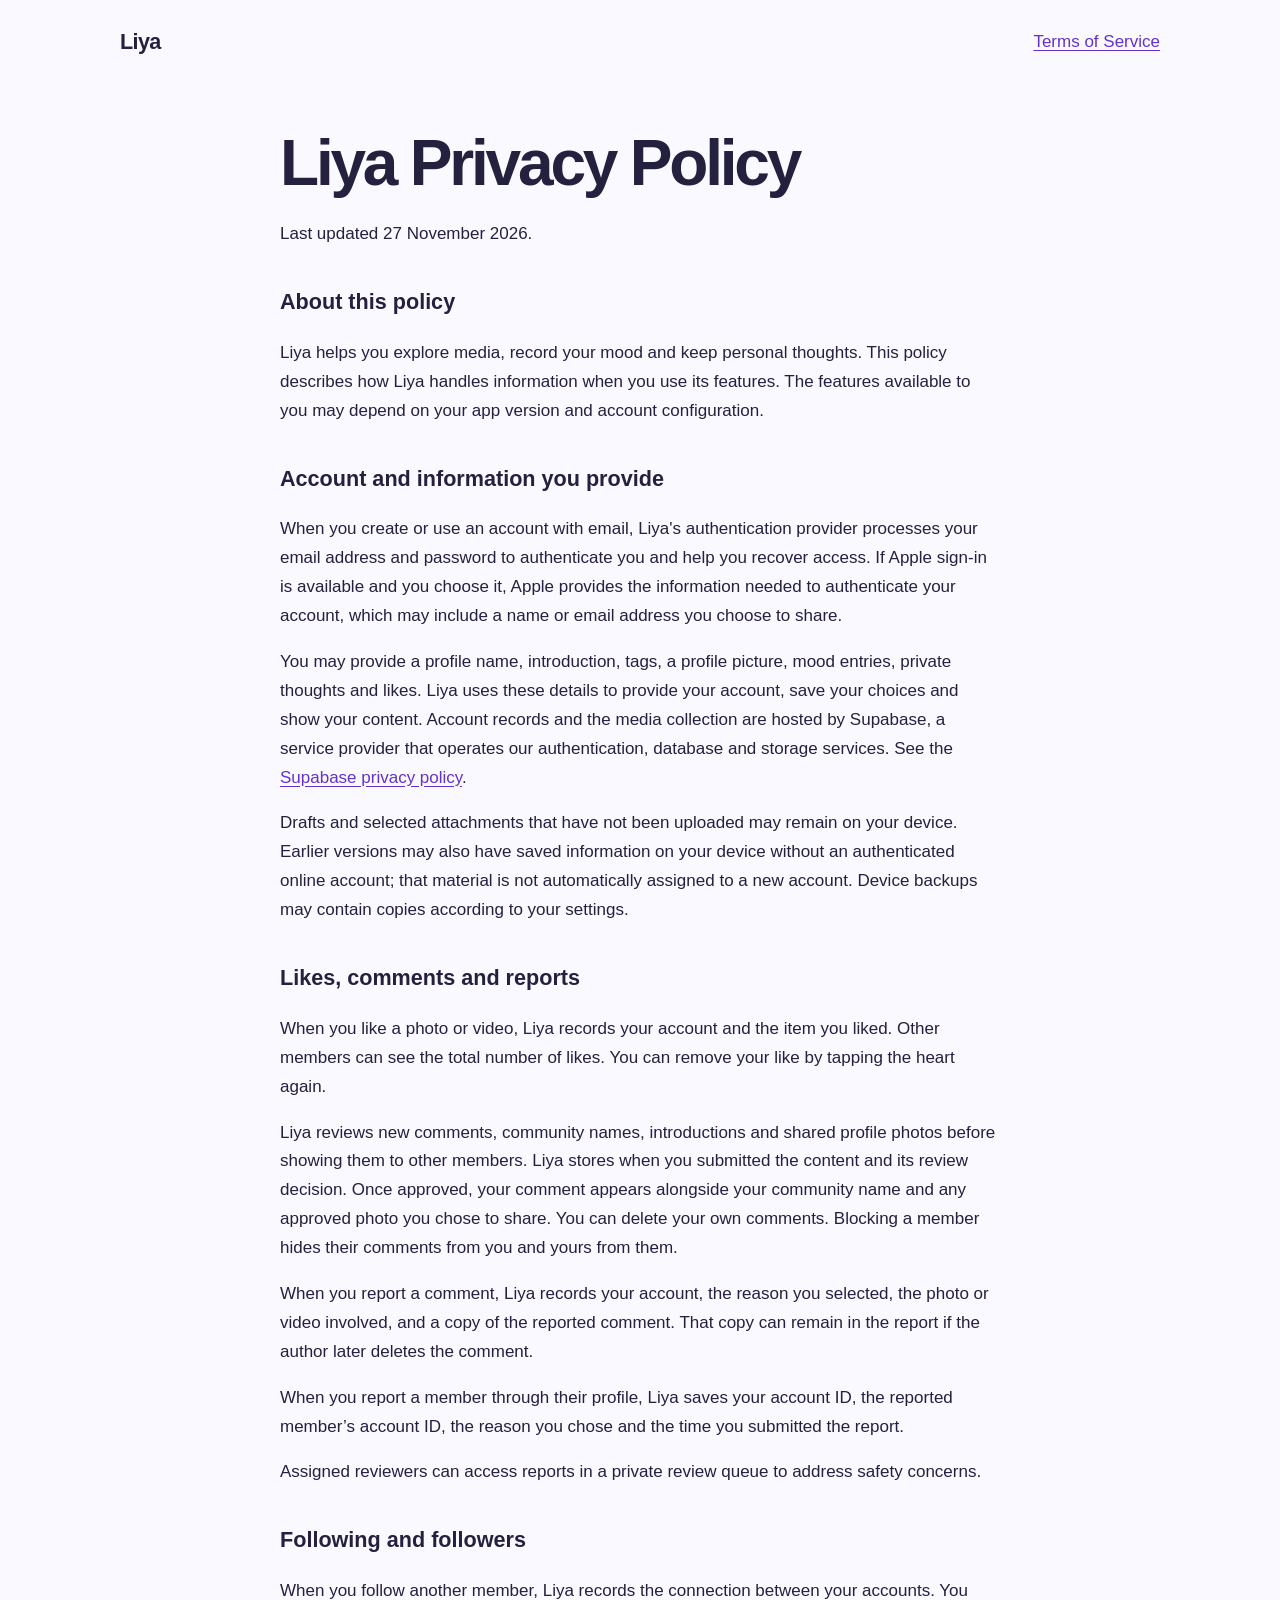
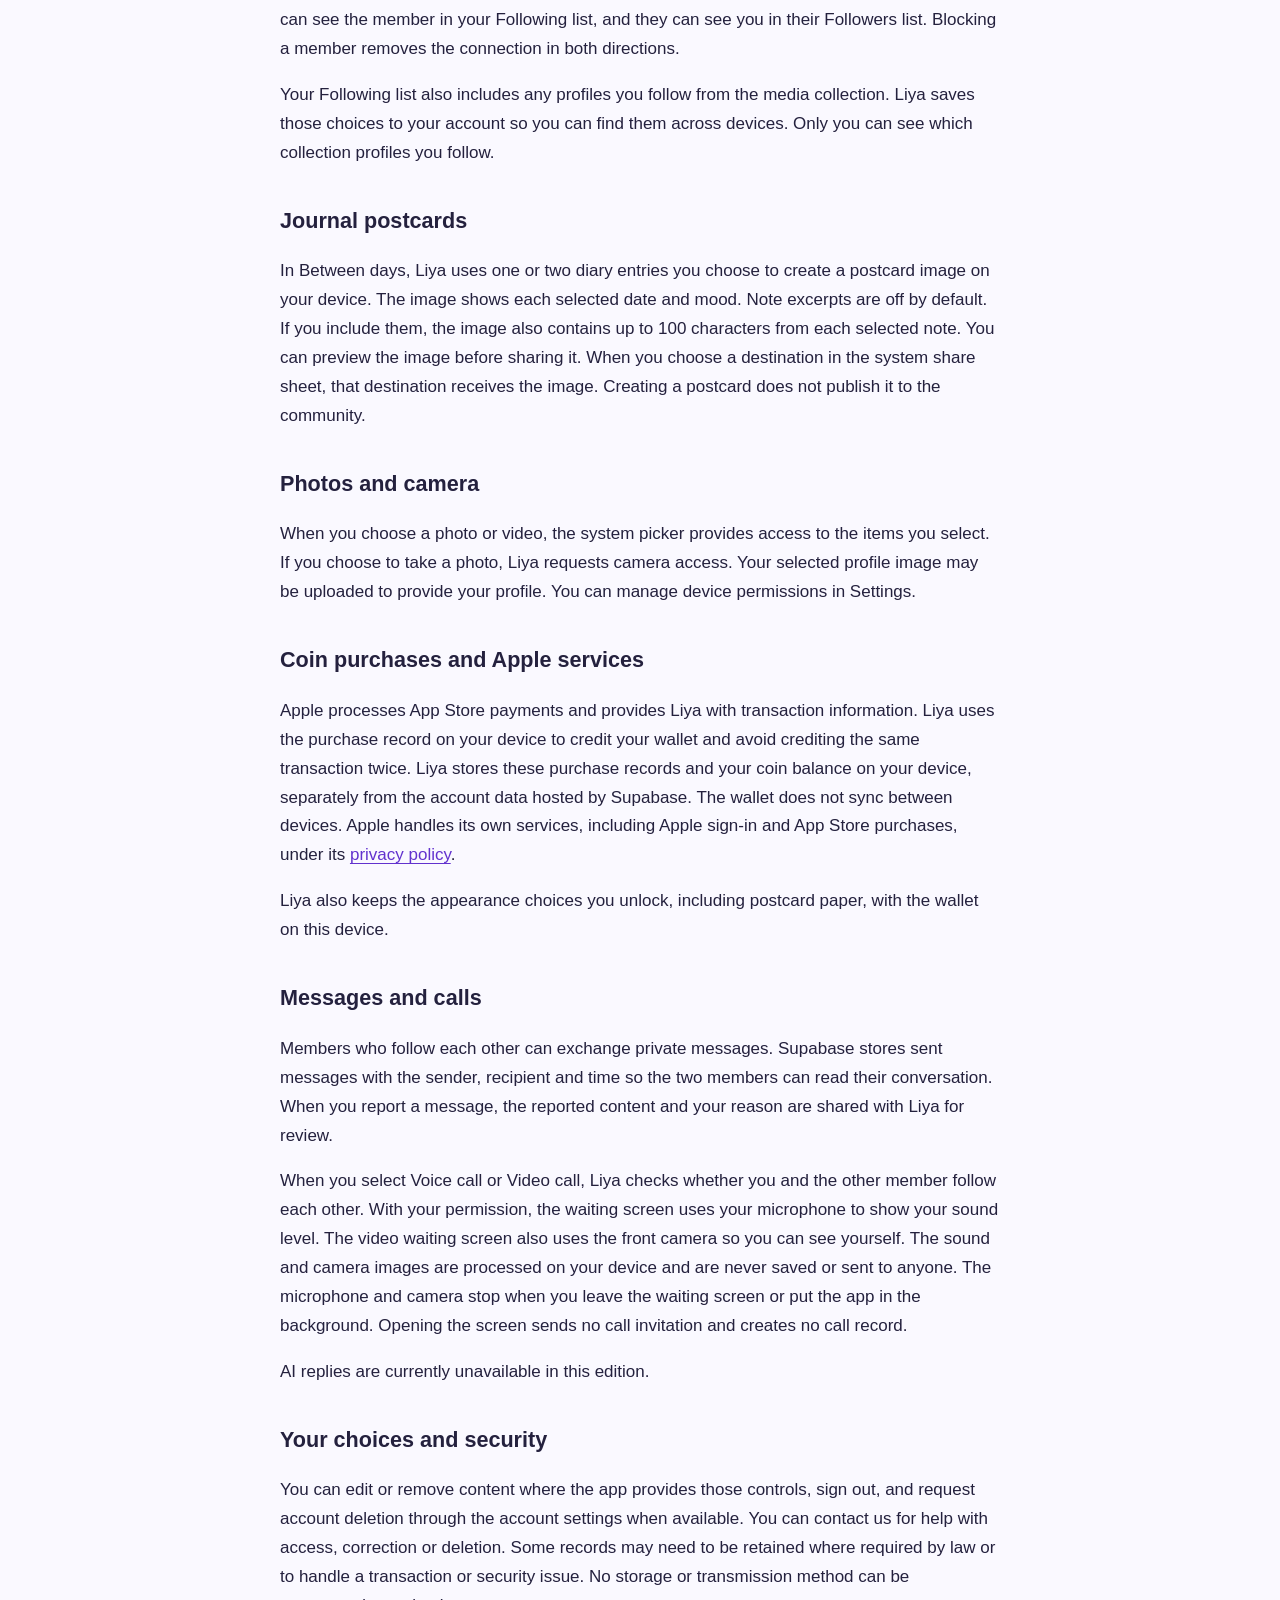
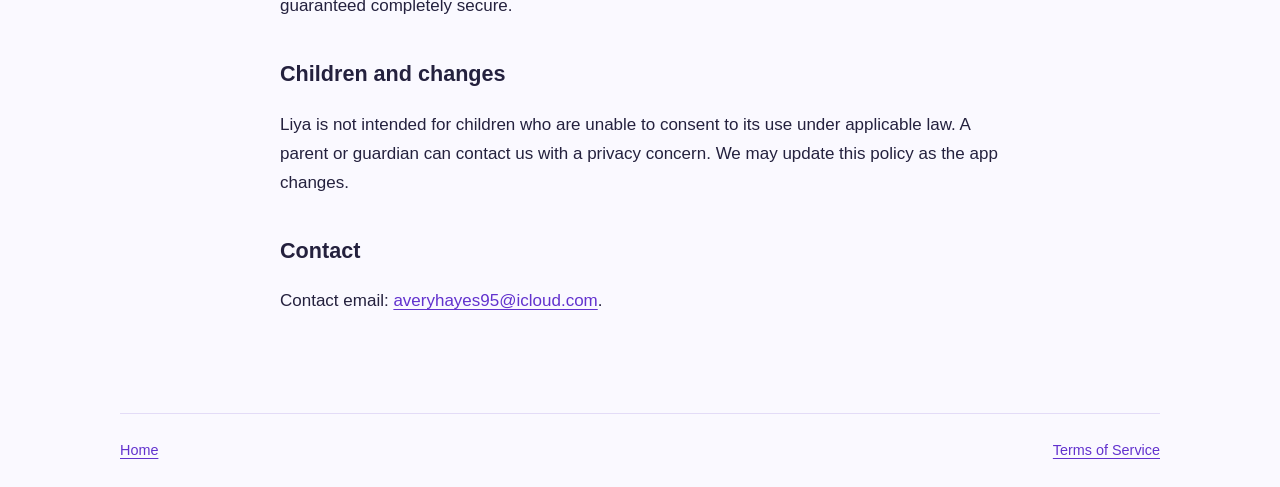
<file: website/privacy/index.html>
<!doctype html><html lang="en"><head><meta charset="utf-8"><meta name="viewport" content="width=device-width,initial-scale=1"><title>Privacy Policy | Liya</title><link rel="stylesheet" href="../style.css"></head><body><header class="wrap"><a class="brand" href="../">Liya</a><nav><a href="../terms/">Terms of Service</a></nav></header><main class="wrap legal"><h1>Liya Privacy Policy</h1><p>Last updated 27 November 2026.</p><h2>About this policy</h2><p>Liya helps you explore media, record your mood and keep personal thoughts. This policy describes how Liya handles information when you use its features. The features available to you may depend on your app version and account configuration.</p><h2>Account and information you provide</h2><p>When you create or use an account with email, Liya&#x27;s authentication provider processes your email address and password to authenticate you and help you recover access. If Apple sign-in is available and you choose it, Apple provides the information needed to authenticate your account, which may include a name or email address you choose to share.</p><p>You may provide a profile name, introduction, tags, a profile picture, mood entries, private thoughts and likes. Liya uses these details to provide your account, save your choices and show your content. Account records and the media collection are hosted by Supabase, a service provider that operates our authentication, database and storage services. See the <a href="https://supabase.com/privacy">Supabase privacy policy</a>.</p><p>Drafts and selected attachments that have not been uploaded may remain on your device. Earlier versions may also have saved information on your device without an authenticated online account; that material is not automatically assigned to a new account. Device backups may contain copies according to your settings.</p><h2>Likes, comments and reports</h2><p>When you like a photo or video, Liya records your account and the item you liked. Other members can see the total number of likes. You can remove your like by tapping the heart again.</p><p>Liya reviews new comments, community names, introductions and shared profile photos before showing them to other members. Liya stores when you submitted the content and its review decision. Once approved, your comment appears alongside your community name and any approved photo you chose to share. You can delete your own comments. Blocking a member hides their comments from you and yours from them.</p><p>When you report a comment, Liya records your account, the reason you selected, the photo or video involved, and a copy of the reported comment. That copy can remain in the report if the author later deletes the comment.</p><p>When you report a member through their profile, Liya saves your account ID, the reported member’s account ID, the reason you chose and the time you submitted the report.</p><p>Assigned reviewers can access reports in a private review queue to address safety concerns.</p><h2>Following and followers</h2><p>When you follow another member, Liya records the connection between your accounts. You can see the member in your Following list, and they can see you in their Followers list. Blocking a member removes the connection in both directions.</p><p>Your Following list also includes any profiles you follow from the media collection. Liya saves those choices to your account so you can find them across devices. Only you can see which collection profiles you follow.</p><h2>Journal postcards</h2><p>In Between days, Liya uses one or two diary entries you choose to create a postcard image on your device. The image shows each selected date and mood. Note excerpts are off by default. If you include them, the image also contains up to 100 characters from each selected note. You can preview the image before sharing it. When you choose a destination in the system share sheet, that destination receives the image. Creating a postcard does not publish it to the community.</p><h2>Photos and camera</h2><p>When you choose a photo or video, the system picker provides access to the items you select. If you choose to take a photo, Liya requests camera access. Your selected profile image may be uploaded to provide your profile. You can manage device permissions in Settings.</p><h2>Coin purchases and Apple services</h2><p>Apple processes App Store payments and provides Liya with transaction information. Liya uses the purchase record on your device to credit your wallet and avoid crediting the same transaction twice. Liya stores these purchase records and your coin balance on your device, separately from the account data hosted by Supabase. The wallet does not sync between devices. Apple handles its own services, including Apple sign-in and App Store purchases, under its <a href="https://www.apple.com/legal/privacy/">privacy policy</a>.</p><p>Liya also keeps the appearance choices you unlock, including postcard paper, with the wallet on this device.</p><h2>Messages and calls</h2><p>Members who follow each other can exchange private messages. Supabase stores sent messages with the sender, recipient and time so the two members can read their conversation. When you report a message, the reported content and your reason are shared with Liya for review.</p><p>When you select Voice call or Video call, Liya checks whether you and the other member follow each other. With your permission, the waiting screen uses your microphone to show your sound level. The video waiting screen also uses the front camera so you can see yourself. The sound and camera images are processed on your device and are never saved or sent to anyone. The microphone and camera stop when you leave the waiting screen or put the app in the background. Opening the screen sends no call invitation and creates no call record.</p><p>AI replies are currently unavailable in this edition.</p><h2>Your choices and security</h2><p>You can edit or remove content where the app provides those controls, sign out, and request account deletion through the account settings when available. You can contact us for help with access, correction or deletion. Some records may need to be retained where required by law or to handle a transaction or security issue. No storage or transmission method can be guaranteed completely secure.</p><h2>Children and changes</h2><p>Liya is not intended for children who are unable to consent to its use under applicable law. A parent or guardian can contact us with a privacy concern. We may update this policy as the app changes.</p><h2>Contact</h2><p>Contact email: <a href="mailto:averyhayes95@icloud.com">averyhayes95@icloud.com</a>.</p></main><footer class="wrap"><a href="../">Home</a><a href="../terms/">Terms of Service</a></footer></body></html>
</file>
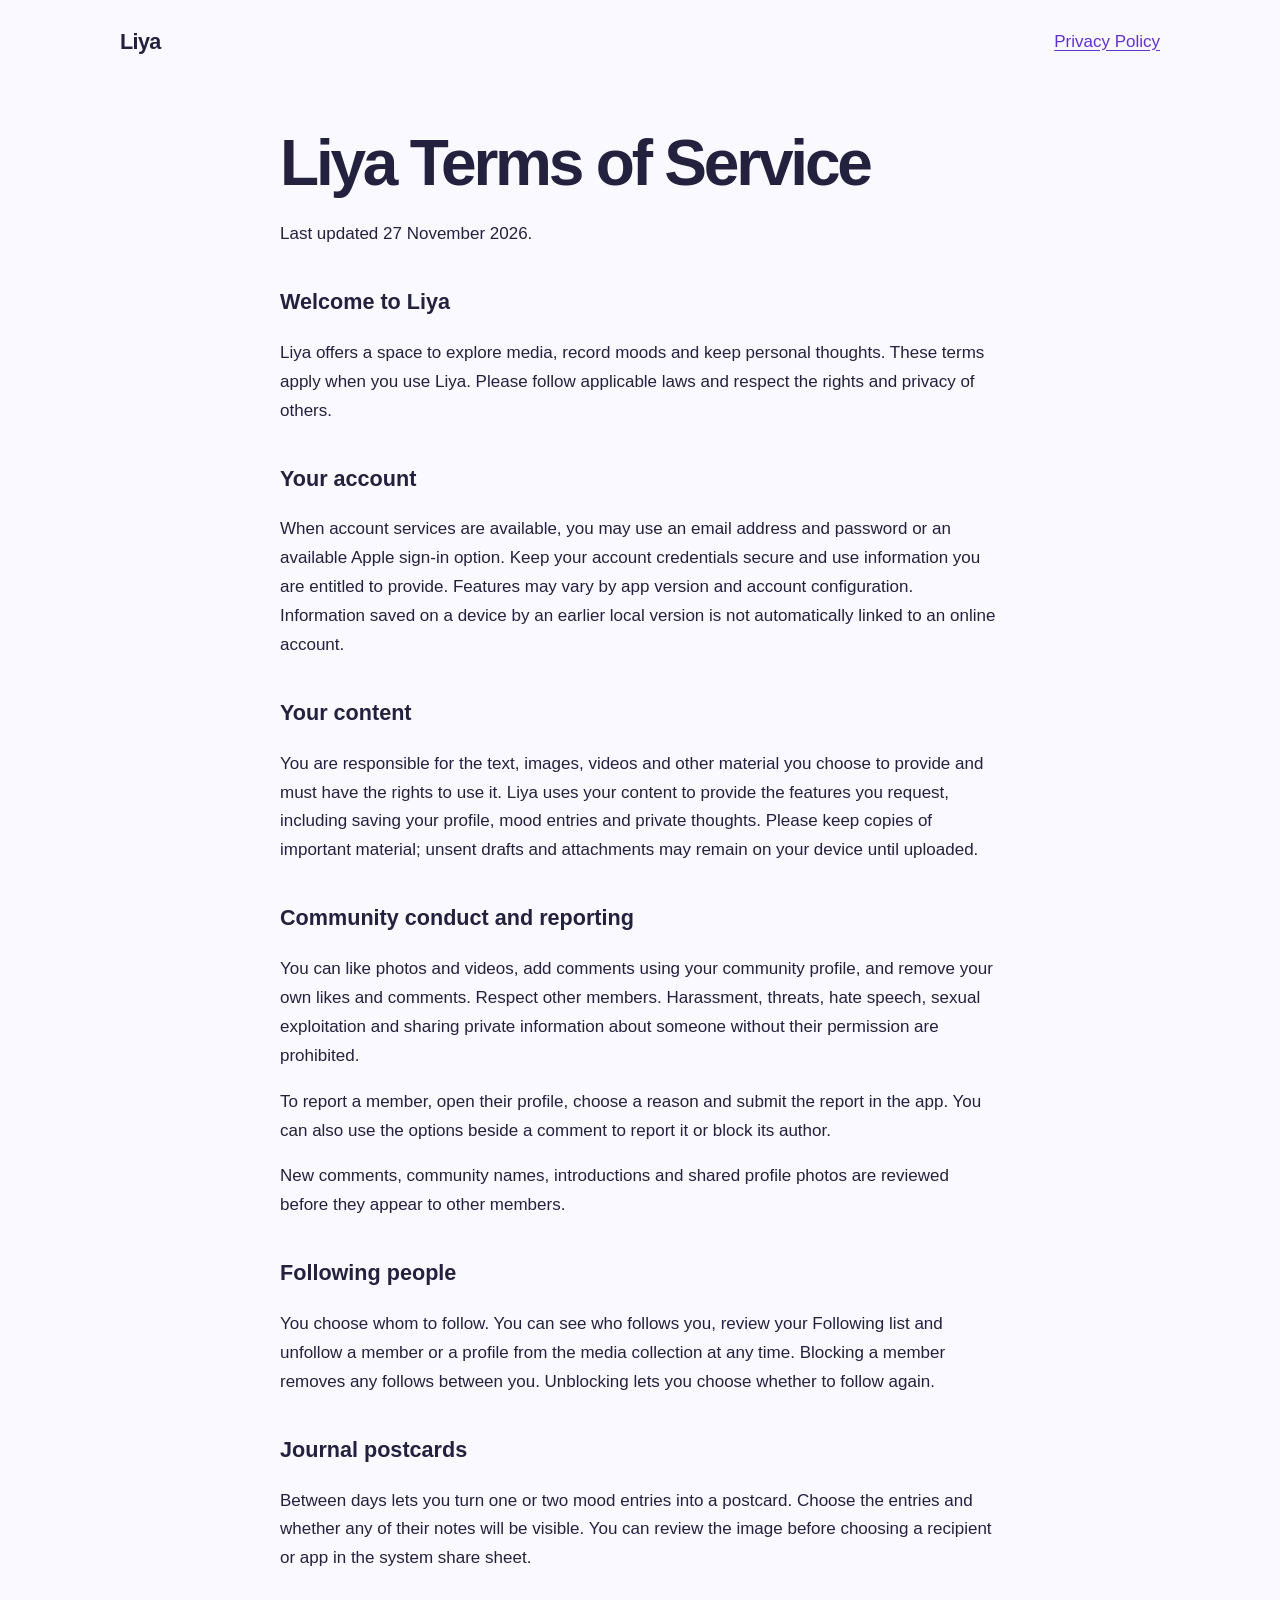
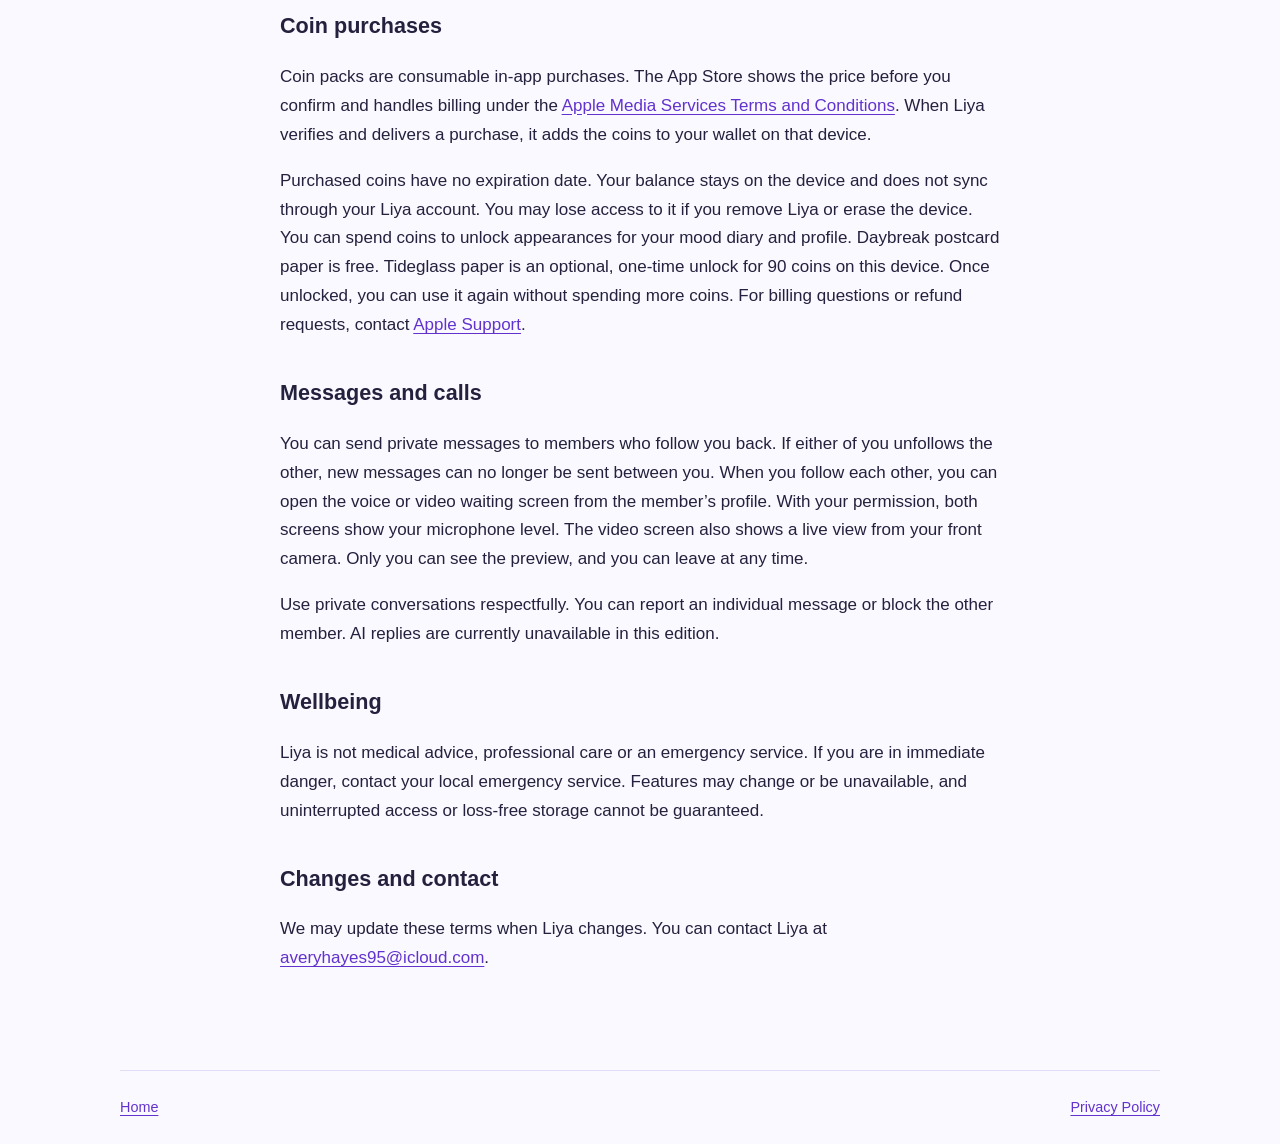
<file: website/terms/index.html>
<!doctype html><html lang="en"><head><meta charset="utf-8"><meta name="viewport" content="width=device-width,initial-scale=1"><title>Terms of Service | Liya</title><link rel="stylesheet" href="../style.css"></head><body><header class="wrap"><a class="brand" href="../">Liya</a><nav><a href="../privacy/">Privacy Policy</a></nav></header><main class="wrap legal"><h1>Liya Terms of Service</h1><p>Last updated 27 November 2026.</p><h2>Welcome to Liya</h2><p>Liya offers a space to explore media, record moods and keep personal thoughts. These terms apply when you use Liya. Please follow applicable laws and respect the rights and privacy of others.</p><h2>Your account</h2><p>When account services are available, you may use an email address and password or an available Apple sign-in option. Keep your account credentials secure and use information you are entitled to provide. Features may vary by app version and account configuration. Information saved on a device by an earlier local version is not automatically linked to an online account.</p><h2>Your content</h2><p>You are responsible for the text, images, videos and other material you choose to provide and must have the rights to use it. Liya uses your content to provide the features you request, including saving your profile, mood entries and private thoughts. Please keep copies of important material; unsent drafts and attachments may remain on your device until uploaded.</p><h2>Community conduct and reporting</h2><p>You can like photos and videos, add comments using your community profile, and remove your own likes and comments. Respect other members. Harassment, threats, hate speech, sexual exploitation and sharing private information about someone without their permission are prohibited.</p><p>To report a member, open their profile, choose a reason and submit the report in the app. You can also use the options beside a comment to report it or block its author.</p><p>New comments, community names, introductions and shared profile photos are reviewed before they appear to other members.</p><h2>Following people</h2><p>You choose whom to follow. You can see who follows you, review your Following list and unfollow a member or a profile from the media collection at any time. Blocking a member removes any follows between you. Unblocking lets you choose whether to follow again.</p><h2>Journal postcards</h2><p>Between days lets you turn one or two mood entries into a postcard. Choose the entries and whether any of their notes will be visible. You can review the image before choosing a recipient or app in the system share sheet.</p><h2>Coin purchases</h2><p>Coin packs are consumable in-app purchases. The App Store shows the price before you confirm and handles billing under the <a href="https://www.apple.com/legal/internet-services/itunes/">Apple Media Services Terms and Conditions</a>. When Liya verifies and delivers a purchase, it adds the coins to your wallet on that device.</p><p>Purchased coins have no expiration date. Your balance stays on the device and does not sync through your Liya account. You may lose access to it if you remove Liya or erase the device. You can spend coins to unlock appearances for your mood diary and profile. Daybreak postcard paper is free. Tideglass paper is an optional, one-time unlock for 90 coins on this device. Once unlocked, you can use it again without spending more coins. For billing questions or refund requests, contact <a href="https://support.apple.com/en-us/118223">Apple Support</a>.</p><h2>Messages and calls</h2><p>You can send private messages to members who follow you back. If either of you unfollows the other, new messages can no longer be sent between you. When you follow each other, you can open the voice or video waiting screen from the member’s profile. With your permission, both screens show your microphone level. The video screen also shows a live view from your front camera. Only you can see the preview, and you can leave at any time.</p><p>Use private conversations respectfully. You can report an individual message or block the other member. AI replies are currently unavailable in this edition.</p><h2>Wellbeing</h2><p>Liya is not medical advice, professional care or an emergency service. If you are in immediate danger, contact your local emergency service. Features may change or be unavailable, and uninterrupted access or loss-free storage cannot be guaranteed.</p><h2>Changes and contact</h2><p>We may update these terms when Liya changes. You can contact Liya at <a href="mailto:averyhayes95@icloud.com">averyhayes95@icloud.com</a>.</p></main><footer class="wrap"><a href="../">Home</a><a href="../privacy/">Privacy Policy</a></footer></body></html>
</file>
<file: website/style.css>
:root { color-scheme: light; --ink: #24213e; --violet: #713cff; --paper: #faf9ff; }
* { box-sizing: border-box; }
body { margin: 0; color: var(--ink); background: var(--paper); font: 17px/1.7 -apple-system, BlinkMacSystemFont, "Segoe UI", sans-serif; }
a { color: #6232ce; text-underline-offset: .2em; }
a:focus-visible { outline: 3px solid #713cff; outline-offset: 4px; }
.wrap { width: min(100% - 40px, 1040px); margin: auto; }
header, footer { display: flex; flex-wrap: wrap; gap: 1rem 2rem; align-items: center; justify-content: space-between; padding-block: 24px; }
.brand { font-weight: 750; letter-spacing: -.03em; text-decoration: none; color: var(--ink); font-size: 1.35rem; }
nav { display: flex; gap: 1.2rem; flex-wrap: wrap; }
.hero { display: grid; grid-template-columns: minmax(0, 1fr) minmax(180px, .55fr); align-items: center; gap: 36px; padding-block: clamp(48px, 10vw, 120px); }
h1 { font-size: clamp(2.8rem, 7vw, 5.6rem); line-height: 1.04; letter-spacing: -.05em; margin: 0 0 24px; }
.hero p { max-width: 34rem; font-size: 1.15rem; }
.hero img { width: min(100%, 300px); border-radius: 25%; justify-self: center; }
.features { border-top: 1px solid #e3dcf7; padding-block: 48px 72px; max-width: 720px; }
.legal { max-width: 720px; padding-block: 45px 80px; }
.legal h1 { font-size: clamp(2.4rem, 6vw, 4rem); }
.legal h2 { font-size: 1.35rem; margin-top: 2.2rem; }
footer { border-top: 1px solid #e3dcf7; font-size: .9rem; }
@media (max-width: 600px) { .hero { grid-template-columns: 1fr; padding-block: 48px 60px; } .hero img { grid-row: 1; width: 138px; justify-self: start; } }
</file>
